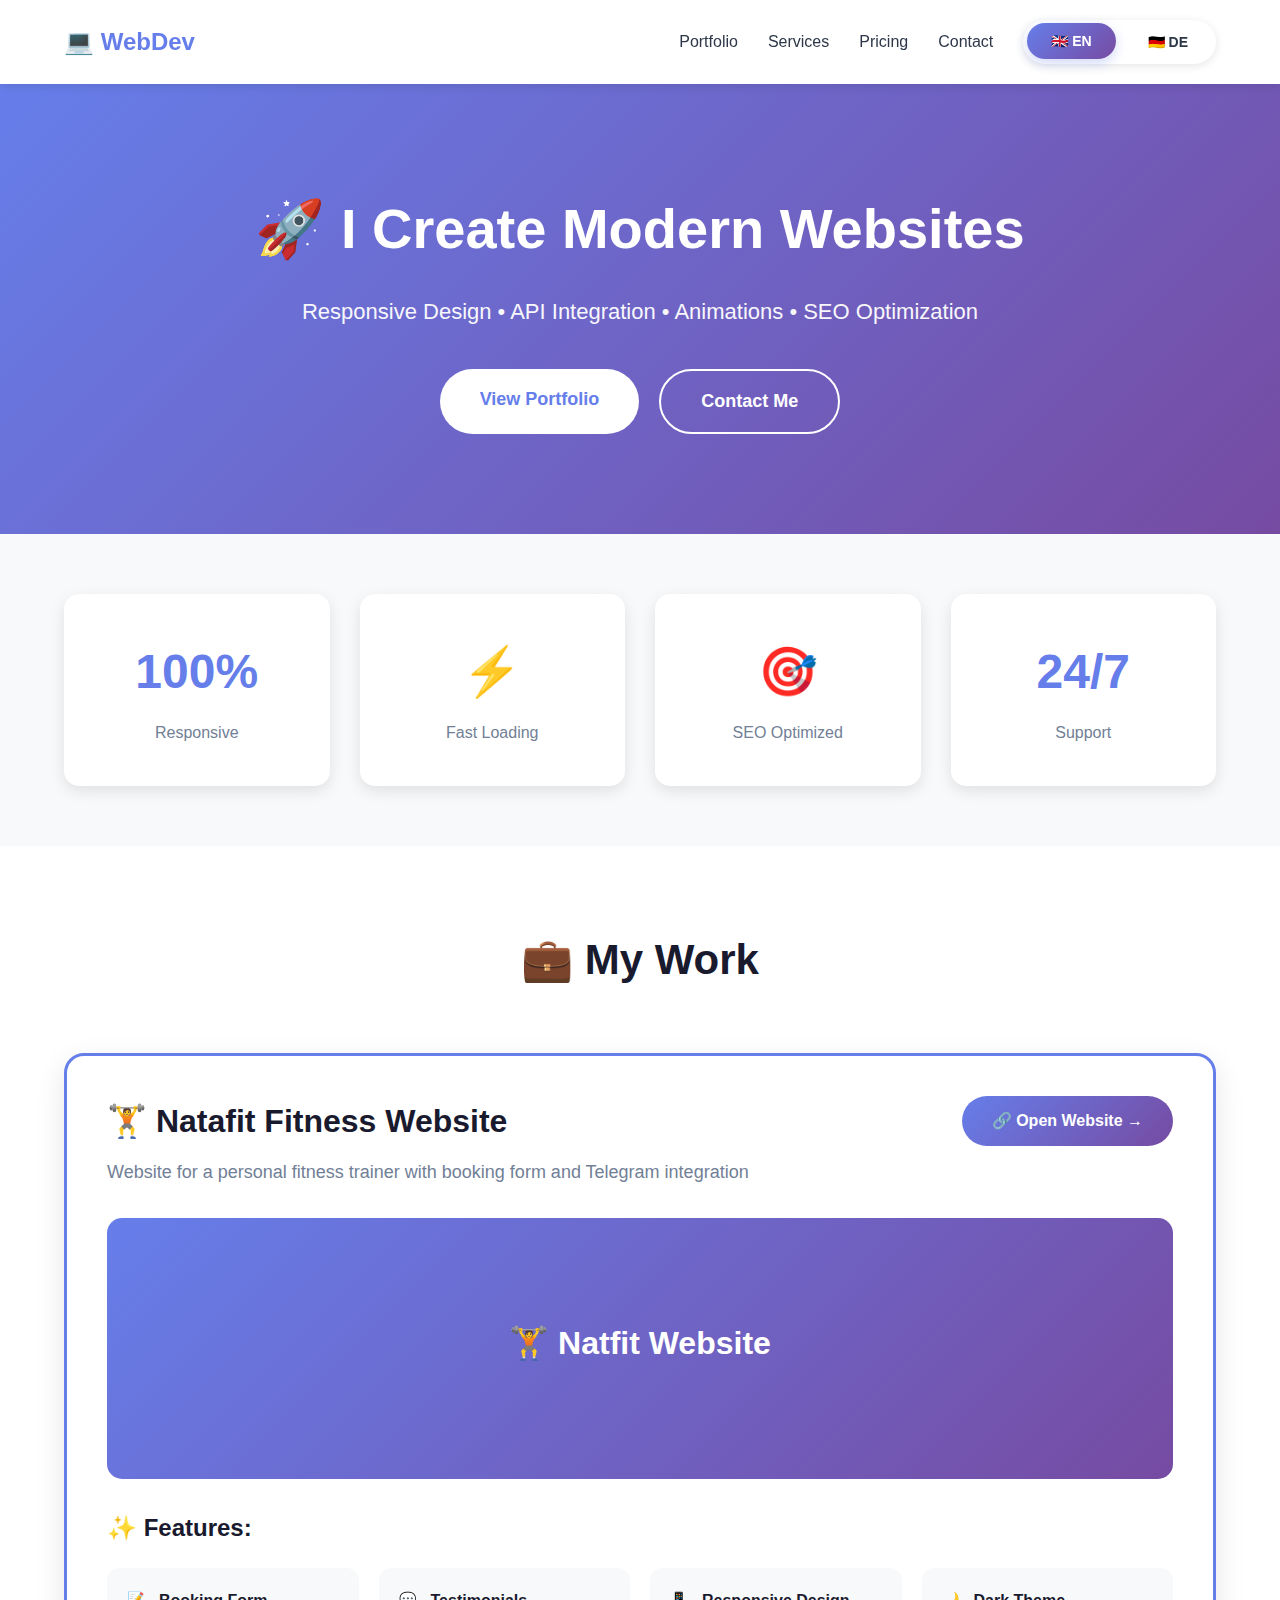
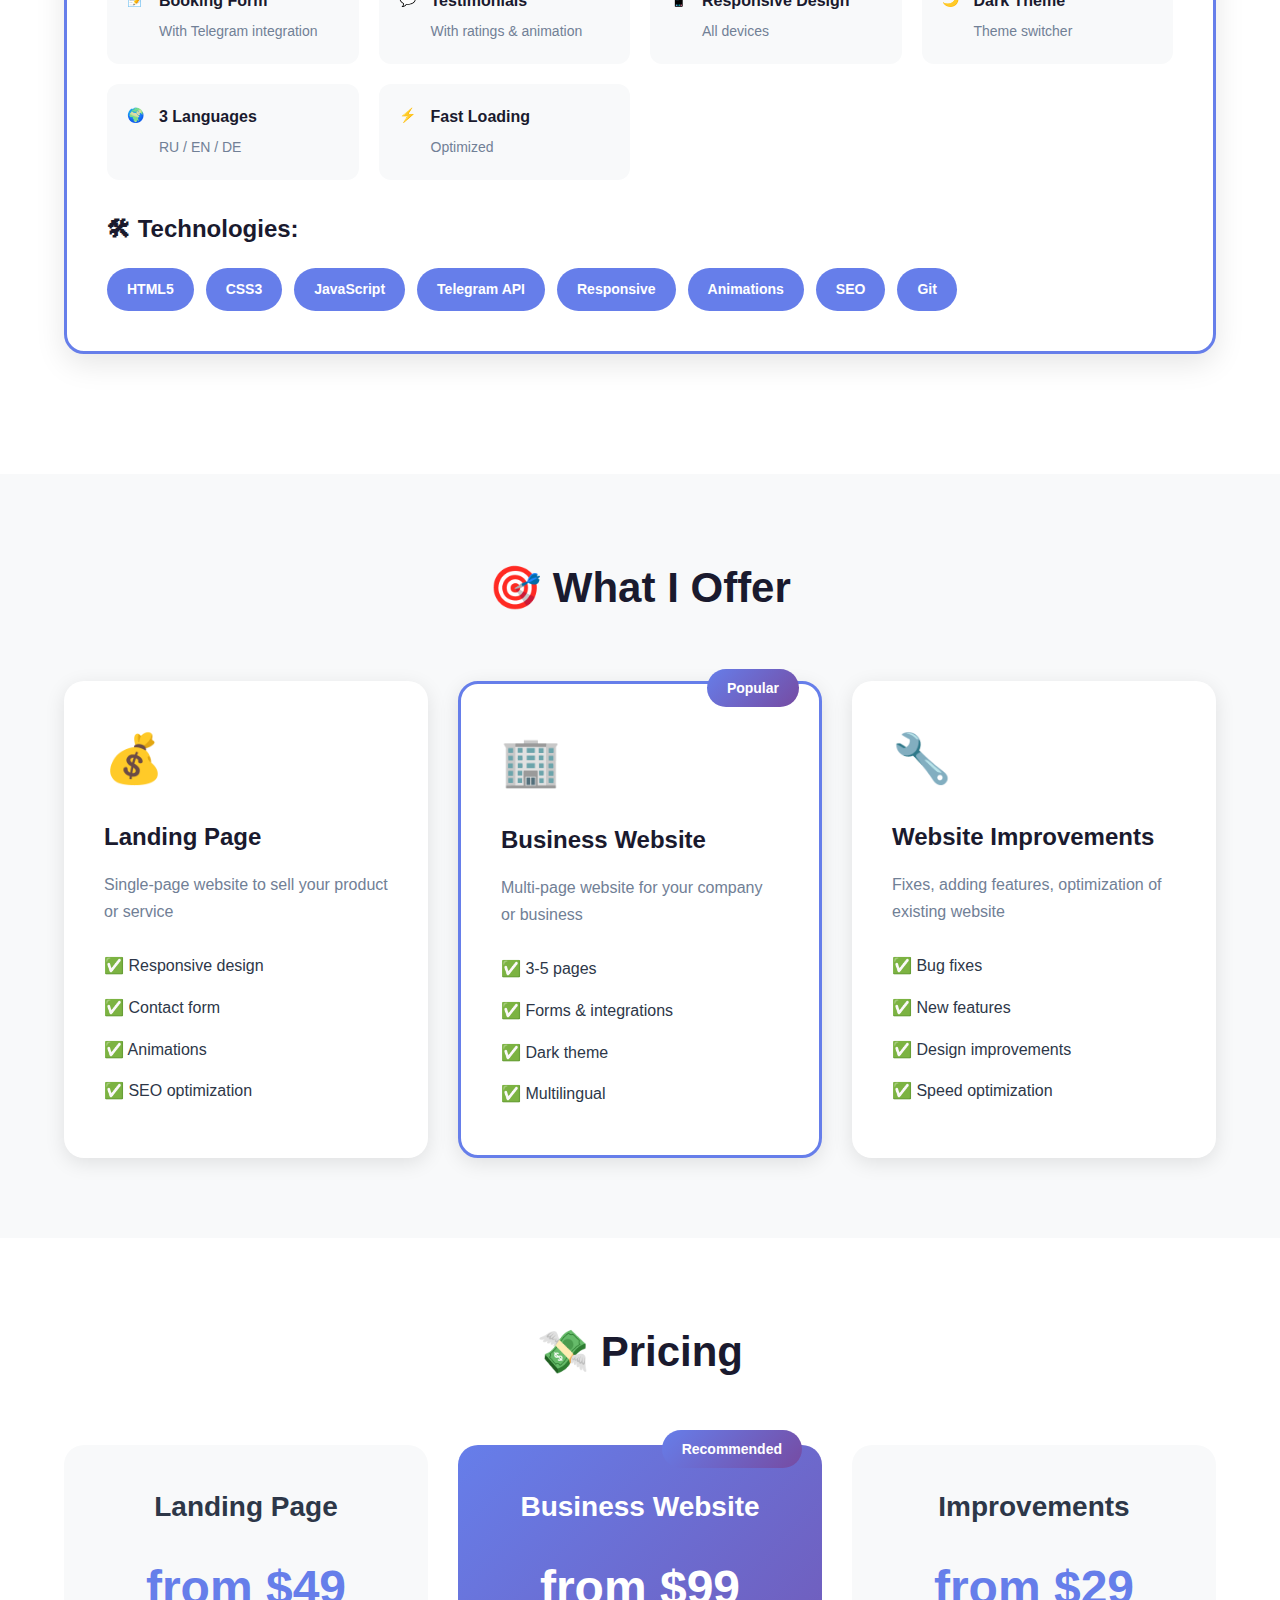
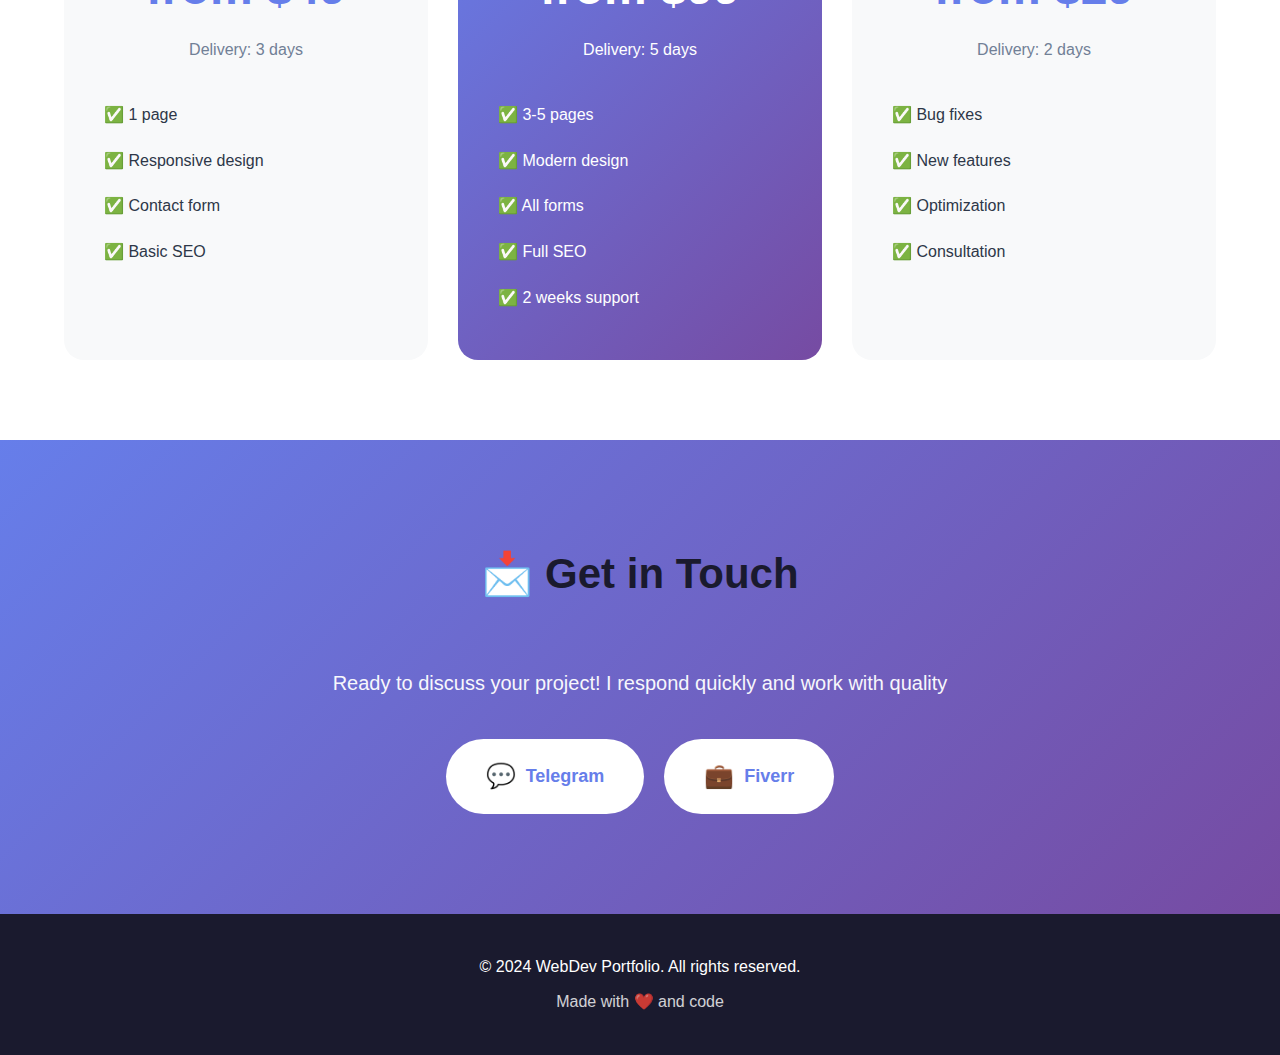
<file: index.html>
<!doctype html>
<html lang="en">
<head>
  <meta charset="utf-8" />
  <meta name="viewport" content="width=device-width,initial-scale=1" />
  <title>Web Developer — Modern Custom Websites</title>
  <meta name="description" content="I create modern responsive websites: landing pages, business cards, online stores. Quality, fast, guaranteed.">
  <link rel="stylesheet" href="style.css" />
</head>
<body>
  <header class="header">
    <div class="container">
      <nav class="nav">
        <a href="#hero" class="logo">💻 WebDev</a>
        <div class="nav-links">
          <a href="#portfolio" data-translate="nav.portfolio">Portfolio</a>
          <a href="#services" data-translate="nav.services">Services</a>
          <a href="#prices" data-translate="nav.pricing">Pricing</a>
          <a href="#contact" data-translate="nav.contact">Contact</a>
          <div class="lang-switcher">
            <button class="lang-btn active" data-lang="en">🇬🇧 EN</button>
            <button class="lang-btn" data-lang="de">🇩🇪 DE</button>
          </div>
        </div>
      </nav>
    </div>
  </header>

  <!-- Hero Section -->
  <section id="hero" class="hero">
    <div class="container">
      <div class="hero-content">
        <h1 class="hero-title" data-translate="hero.title">🚀 I Create Modern Websites</h1>
        <p class="hero-subtitle" data-translate="hero.subtitle">
          Responsive Design • API Integration • Animations • SEO Optimization
        </p>
        <div class="hero-buttons">
          <a href="#portfolio" class="btn btn-primary" data-translate="hero.btn1">View Portfolio</a>
          <a href="#contact" class="btn btn-secondary" data-translate="hero.btn2">Contact Me</a>
        </div>
      </div>
    </div>
  </section>

  <!-- Stats Section -->
  <section class="stats">
    <div class="container">
      <div class="stats-grid">
        <div class="stat-card">
          <div class="stat-number">100%</div>
          <div class="stat-label" data-translate="stats.responsive">Responsive</div>
        </div>
        <div class="stat-card">
          <div class="stat-number">⚡</div>
          <div class="stat-label" data-translate="stats.fast">Fast Loading</div>
        </div>
        <div class="stat-card">
          <div class="stat-number">🎯</div>
          <div class="stat-label" data-translate="stats.seo">SEO Optimized</div>
        </div>
        <div class="stat-card">
          <div class="stat-number">24/7</div>
          <div class="stat-label" data-translate="stats.support">Support</div>
        </div>
      </div>
    </div>
  </section>

  <!-- Portfolio Section -->
  <section id="portfolio" class="portfolio">
    <div class="container">
      <h2 class="section-title" data-translate="portfolio.title">💼 My Work</h2>
      
      <div class="project-card">
        <div class="project-header">
          <div>
            <h3 class="project-title" data-translate="portfolio.natafit.title">🏋️ Natafit Fitness Website</h3>
            <p class="project-desc" data-translate="portfolio.natafit.desc">Website for a personal fitness trainer with booking form and Telegram integration</p>
          </div>
          <a href="https://yayahno888-hash.github.io/natafit-site/" target="_blank" class="project-link" data-translate="portfolio.natafit.link">
            🔗 Open Website →
          </a>
        </div>

        <div class="project-image">
          <div class="placeholder-image">
            <span>🏋️ Natfit Website</span>
          </div>
        </div>

        <h4 class="features-title" data-translate="portfolio.features">✨ Features:</h4>
        <div class="features-grid">
          <div class="feature">
            <span class="feature-icon">📝</span>
            <div>
              <strong data-translate="portfolio.feature1.title">Booking Form</strong>
              <span data-translate="portfolio.feature1.desc">With Telegram integration</span>
            </div>
          </div>
          <div class="feature">
            <span class="feature-icon">💬</span>
            <div>
              <strong data-translate="portfolio.feature2.title">Testimonials</strong>
              <span data-translate="portfolio.feature2.desc">With ratings & animation</span>
            </div>
          </div>
          <div class="feature">
            <span class="feature-icon">📱</span>
            <div>
              <strong data-translate="portfolio.feature3.title">Responsive Design</strong>
              <span data-translate="portfolio.feature3.desc">All devices</span>
            </div>
          </div>
          <div class="feature">
            <span class="feature-icon">🌙</span>
            <div>
              <strong data-translate="portfolio.feature4.title">Dark Theme</strong>
              <span data-translate="portfolio.feature4.desc">Theme switcher</span>
            </div>
          </div>
          <div class="feature">
            <span class="feature-icon">🌍</span>
            <div>
              <strong data-translate="portfolio.feature5.title">3 Languages</strong>
              <span data-translate="portfolio.feature5.desc">RU / EN / DE</span>
            </div>
          </div>
          <div class="feature">
            <span class="feature-icon">⚡</span>
            <div>
              <strong data-translate="portfolio.feature6.title">Fast Loading</strong>
              <span data-translate="portfolio.feature6.desc">Optimized</span>
            </div>
          </div>
        </div>

        <h4 class="features-title" data-translate="portfolio.tech">🛠 Technologies:</h4>
        <div class="tech-stack">
          <span class="tech-badge">HTML5</span>
          <span class="tech-badge">CSS3</span>
          <span class="tech-badge">JavaScript</span>
          <span class="tech-badge">Telegram API</span>
          <span class="tech-badge">Responsive</span>
          <span class="tech-badge">Animations</span>
          <span class="tech-badge">SEO</span>
          <span class="tech-badge">Git</span>
        </div>
      </div>
    </div>
  </section>

  <!-- Services Section -->
  <section id="services" class="services">
    <div class="container">
      <h2 class="section-title" data-translate="services.title">🎯 What I Offer</h2>
      <div class="services-grid">
        <div class="service-card">
          <div class="service-icon">💰</div>
          <h3 data-translate="services.landing.title">Landing Page</h3>
          <p data-translate="services.landing.desc">Single-page website to sell your product or service</p>
          <ul>
            <li data-translate="services.landing.item1">✅ Responsive design</li>
            <li data-translate="services.landing.item2">✅ Contact form</li>
            <li data-translate="services.landing.item3">✅ Animations</li>
            <li data-translate="services.landing.item4">✅ SEO optimization</li>
          </ul>
        </div>
        
        <div class="service-card featured">
          <div class="badge" data-translate="services.badge">Popular</div>
          <div class="service-icon">🏢</div>
          <h3 data-translate="services.business.title">Business Website</h3>
          <p data-translate="services.business.desc">Multi-page website for your company or business</p>
          <ul>
            <li data-translate="services.business.item1">✅ 3-5 pages</li>
            <li data-translate="services.business.item2">✅ Forms & integrations</li>
            <li data-translate="services.business.item3">✅ Dark theme</li>
            <li data-translate="services.business.item4">✅ Multilingual</li>
          </ul>
        </div>
        
        <div class="service-card">
          <div class="service-icon">🔧</div>
          <h3 data-translate="services.improvements.title">Website Improvements</h3>
          <p data-translate="services.improvements.desc">Fixes, adding features, optimization of existing website</p>
          <ul>
            <li data-translate="services.improvements.item1">✅ Bug fixes</li>
            <li data-translate="services.improvements.item2">✅ New features</li>
            <li data-translate="services.improvements.item3">✅ Design improvements</li>
            <li data-translate="services.improvements.item4">✅ Speed optimization</li>
          </ul>
        </div>
      </div>
    </div>
  </section>

  <!-- Prices Section -->
  <section id="prices" class="prices">
    <div class="container">
      <h2 class="section-title" data-translate="pricing.title">💸 Pricing</h2>
      <div class="price-grid">
        <div class="price-card">
          <h3 data-translate="pricing.landing.title">Landing Page</h3>
          <div class="price" data-translate="pricing.landing.price">from $49</div>
          <div class="price-period" data-translate="pricing.landing.delivery">Delivery: 3 days</div>
          <ul class="price-features">
            <li data-translate="pricing.landing.item1">✅ 1 page</li>
            <li data-translate="pricing.landing.item2">✅ Responsive design</li>
            <li data-translate="pricing.landing.item3">✅ Contact form</li>
            <li data-translate="pricing.landing.item4">✅ Basic SEO</li>
          </ul>
        </div>
        
        <div class="price-card featured">
          <div class="badge" data-translate="pricing.badge">Recommended</div>
          <h3 data-translate="pricing.business.title">Business Website</h3>
          <div class="price" data-translate="pricing.business.price">from $99</div>
          <div class="price-period" data-translate="pricing.business.delivery">Delivery: 5 days</div>
          <ul class="price-features">
            <li data-translate="pricing.business.item1">✅ 3-5 pages</li>
            <li data-translate="pricing.business.item2">✅ Modern design</li>
            <li data-translate="pricing.business.item3">✅ All forms</li>
            <li data-translate="pricing.business.item4">✅ Full SEO</li>
            <li data-translate="pricing.business.item5">✅ 2 weeks support</li>
          </ul>
        </div>
        
        <div class="price-card">
          <h3 data-translate="pricing.improvements.title">Improvements</h3>
          <div class="price" data-translate="pricing.improvements.price">from $29</div>
          <div class="price-period" data-translate="pricing.improvements.delivery">Delivery: 2 days</div>
          <ul class="price-features">
            <li data-translate="pricing.improvements.item1">✅ Bug fixes</li>
            <li data-translate="pricing.improvements.item2">✅ New features</li>
            <li data-translate="pricing.improvements.item3">✅ Optimization</li>
            <li data-translate="pricing.improvements.item4">✅ Consultation</li>
          </ul>
        </div>
      </div>
    </div>
  </section>

  <!-- Contact Section -->
  <section id="contact" class="contact">
    <div class="container">
      <div class="contact-content">
        <h2 class="section-title" data-translate="contact.title">📩 Get in Touch</h2>
        <p class="contact-text" data-translate="contact.text">
          Ready to discuss your project! I respond quickly and work with quality
        </p>
        <div class="contact-buttons">
          <a href="https://t.me/Xanaccept" target="_blank" class="contact-btn telegram">
            <span>💬</span> Telegram
          </a>
          <a href="https://fiverr.com" target="_blank" class="contact-btn kwork">
            <span>💼</span> Fiverr
          </a>
        </div>
      </div>
    </div>
  </section>

  <!-- Footer -->
  <footer class="footer">
    <div class="container">
      <p data-translate="footer.rights">&copy; 2024 WebDev Portfolio. All rights reserved.</p>
      <p class="footer-tech" data-translate="footer.made">Made with ❤️ and code</p>
    </div>
  </footer>

  <script src="translations.js"></script>
</body>
</html>
</file>
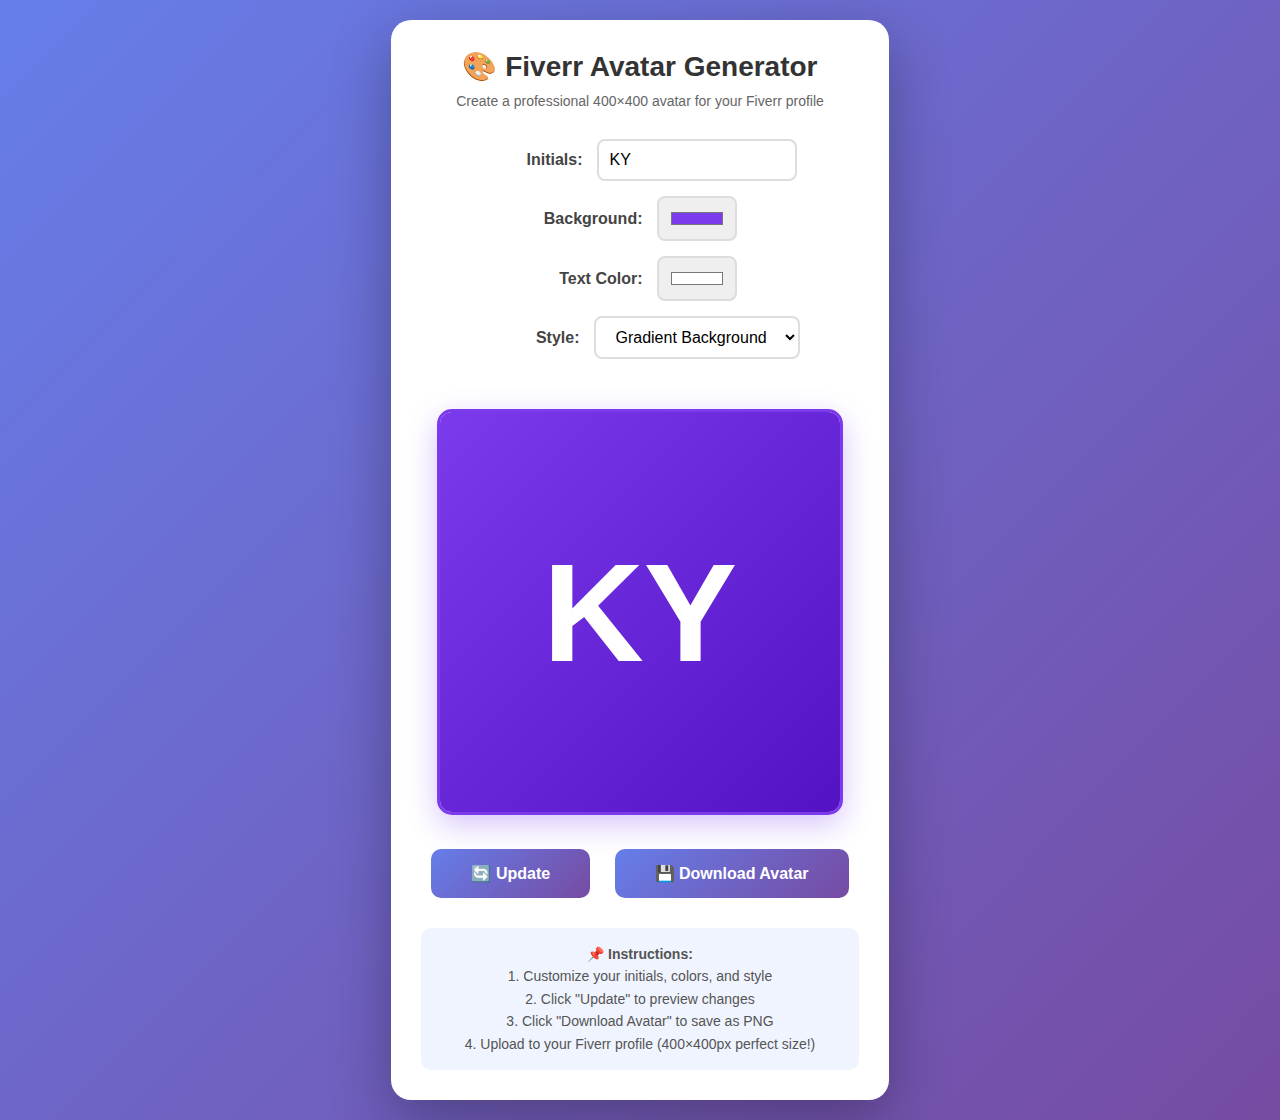
<file: fiverr-avatar-generator.html>
<!DOCTYPE html>
<html lang="en">
<head>
    <meta charset="UTF-8">
    <meta name="viewport" content="width=device-width, initial-scale=1.0">
    <title>Fiverr Avatar Generator - 400x400</title>
    <style>
        * {
            margin: 0;
            padding: 0;
            box-sizing: border-box;
        }

        body {
            font-family: 'Segoe UI', Tahoma, Geneva, Verdana, sans-serif;
            background: linear-gradient(135deg, #667eea 0%, #764ba2 100%);
            min-height: 100vh;
            display: flex;
            flex-direction: column;
            align-items: center;
            justify-content: center;
            padding: 20px;
        }

        .container {
            text-align: center;
            background: white;
            padding: 30px;
            border-radius: 20px;
            box-shadow: 0 20px 60px rgba(0,0,0,0.3);
            max-width: 600px;
        }

        h1 {
            color: #333;
            margin-bottom: 10px;
            font-size: 28px;
        }

        .subtitle {
            color: #666;
            margin-bottom: 30px;
            font-size: 14px;
        }

        .controls {
            margin-bottom: 30px;
            display: flex;
            flex-direction: column;
            gap: 15px;
        }

        .control-group {
            display: flex;
            align-items: center;
            gap: 15px;
            justify-content: center;
        }

        label {
            font-weight: 600;
            color: #444;
            min-width: 100px;
            text-align: right;
        }

        input[type="text"], input[type="color"] {
            padding: 10px;
            border: 2px solid #ddd;
            border-radius: 8px;
            font-size: 16px;
            transition: border-color 0.3s;
        }

        input[type="text"] {
            width: 200px;
        }

        input[type="text"]:focus {
            outline: none;
            border-color: #7c3aed;
        }

        input[type="color"] {
            width: 80px;
            height: 45px;
            cursor: pointer;
        }

        select {
            padding: 10px 15px;
            border: 2px solid #ddd;
            border-radius: 8px;
            font-size: 16px;
            cursor: pointer;
            background: white;
        }

        #avatarCanvas {
            border: 3px solid #7c3aed;
            border-radius: 15px;
            box-shadow: 0 10px 30px rgba(124, 58, 237, 0.3);
            margin: 20px 0;
        }

        .button {
            background: linear-gradient(135deg, #667eea 0%, #764ba2 100%);
            color: white;
            border: none;
            padding: 15px 40px;
            font-size: 16px;
            font-weight: 600;
            border-radius: 10px;
            cursor: pointer;
            transition: transform 0.2s, box-shadow 0.2s;
            margin: 10px;
        }

        .button:hover {
            transform: translateY(-2px);
            box-shadow: 0 10px 25px rgba(124, 58, 237, 0.4);
        }

        .button:active {
            transform: translateY(0);
        }

        .info {
            background: #f0f4ff;
            padding: 15px;
            border-radius: 10px;
            margin-top: 20px;
            color: #555;
            font-size: 14px;
            line-height: 1.6;
        }

        .icon-option {
            display: inline-flex;
            align-items: center;
            justify-content: center;
            gap: 10px;
        }
    </style>
</head>
<body>
    <div class="container">
        <h1>🎨 Fiverr Avatar Generator</h1>
        <p class="subtitle">Create a professional 400×400 avatar for your Fiverr profile</p>

        <div class="controls">
            <div class="control-group">
                <label for="initials">Initials:</label>
                <input type="text" id="initials" value="KY" maxlength="3" placeholder="e.g., KY">
            </div>

            <div class="control-group">
                <label for="bgColor">Background:</label>
                <input type="color" id="bgColor" value="#7c3aed">
            </div>

            <div class="control-group">
                <label for="textColor">Text Color:</label>
                <input type="color" id="textColor" value="#ffffff">
            </div>

            <div class="control-group">
                <label for="style">Style:</label>
                <select id="style">
                    <option value="gradient">Gradient Background</option>
                    <option value="solid">Solid Background</option>
                    <option value="circle">Circle Design</option>
                    <option value="icon">Code Icon</option>
                </select>
            </div>
        </div>

        <canvas id="avatarCanvas" width="400" height="400"></canvas>

        <div>
            <button class="button" onclick="updateAvatar()">🔄 Update</button>
            <button class="button" onclick="downloadAvatar()">💾 Download Avatar</button>
        </div>

        <div class="info">
            <strong>📌 Instructions:</strong><br>
            1. Customize your initials, colors, and style<br>
            2. Click "Update" to preview changes<br>
            3. Click "Download Avatar" to save as PNG<br>
            4. Upload to your Fiverr profile (400×400px perfect size!)
        </div>
    </div>

    <script>
        const canvas = document.getElementById('avatarCanvas');
        const ctx = canvas.getContext('2d');

        function drawGradientBackground(color) {
            const gradient = ctx.createLinearGradient(0, 0, 400, 400);
            const rgb = hexToRgb(color);
            gradient.addColorStop(0, color);
            gradient.addColorStop(1, `rgb(${Math.max(0, rgb.r - 40)}, ${Math.max(0, rgb.g - 40)}, ${Math.max(0, rgb.b - 40)})`);
            ctx.fillStyle = gradient;
            ctx.fillRect(0, 0, 400, 400);
        }

        function drawSolidBackground(color) {
            ctx.fillStyle = color;
            ctx.fillRect(0, 0, 400, 400);
        }

        function drawCircleDesign(bgColor, textColor) {
            ctx.fillStyle = bgColor;
            ctx.fillRect(0, 0, 400, 400);
            
            ctx.fillStyle = textColor;
            ctx.globalAlpha = 0.1;
            for (let i = 0; i < 5; i++) {
                ctx.beginPath();
                ctx.arc(200, 200, 80 + (i * 30), 0, Math.PI * 2);
                ctx.stroke();
                ctx.lineWidth = 2;
            }
            ctx.globalAlpha = 1;
        }

        function drawCodeIcon(bgColor, textColor) {
            drawGradientBackground(bgColor);
            
            ctx.fillStyle = textColor;
            ctx.font = 'bold 120px monospace';
            ctx.textAlign = 'center';
            ctx.textBaseline = 'middle';
            ctx.fillText('</>', 200, 200);
        }

        function drawInitials(text, color) {
            ctx.fillStyle = color;
            ctx.font = 'bold 140px Arial, sans-serif';
            ctx.textAlign = 'center';
            ctx.textBaseline = 'middle';
            ctx.fillText(text.toUpperCase(), 200, 210);
        }

        function hexToRgb(hex) {
            const result = /^#?([a-f\d]{2})([a-f\d]{2})([a-f\d]{2})$/i.exec(hex);
            return result ? {
                r: parseInt(result[1], 16),
                g: parseInt(result[2], 16),
                b: parseInt(result[3], 16)
            } : null;
        }

        function updateAvatar() {
            const initials = document.getElementById('initials').value || 'KY';
            const bgColor = document.getElementById('bgColor').value;
            const textColor = document.getElementById('textColor').value;
            const style = document.getElementById('style').value;

            ctx.clearRect(0, 0, 400, 400);

            switch(style) {
                case 'gradient':
                    drawGradientBackground(bgColor);
                    drawInitials(initials, textColor);
                    break;
                case 'solid':
                    drawSolidBackground(bgColor);
                    drawInitials(initials, textColor);
                    break;
                case 'circle':
                    drawCircleDesign(bgColor, textColor);
                    drawInitials(initials, textColor);
                    break;
                case 'icon':
                    drawCodeIcon(bgColor, textColor);
                    break;
            }
        }

        function downloadAvatar() {
            const link = document.createElement('a');
            link.download = 'fiverr-avatar-400x400.png';
            link.href = canvas.toDataURL('image/png');
            link.click();
        }

        // Auto-update on input change
        document.getElementById('initials').addEventListener('input', updateAvatar);
        document.getElementById('bgColor').addEventListener('input', updateAvatar);
        document.getElementById('textColor').addEventListener('input', updateAvatar);
        document.getElementById('style').addEventListener('change', updateAvatar);

        // Initial render
        updateAvatar();
    </script>
</body>
</html>
</file>
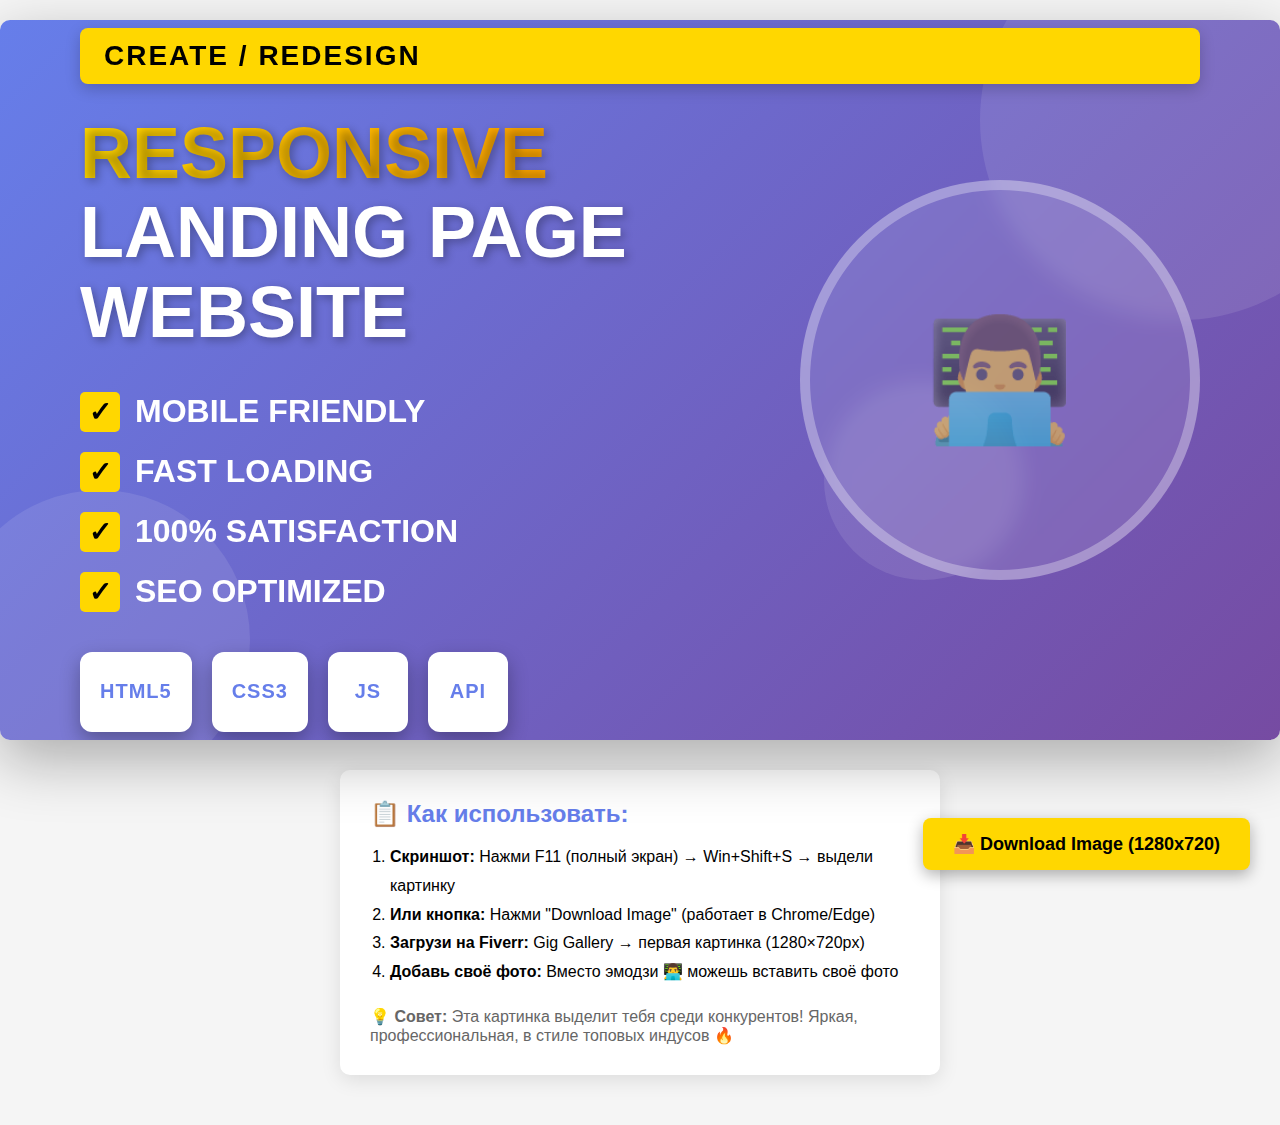
<file: fiverr-gig-image.html>
<!DOCTYPE html>
<html lang="en">
<head>
    <meta charset="UTF-8">
    <meta name="viewport" content="width=device-width, initial-scale=1.0">
    <title>Fiverr Gig Image Generator</title>
    <style>
        * {
            margin: 0;
            padding: 0;
            box-sizing: border-box;
        }
        
        body {
            font-family: 'Arial Black', Arial, sans-serif;
            display: flex;
            justify-content: center;
            align-items: center;
            min-height: 100vh;
            background: #f5f5f5;
            padding: 20px;
        }
        
        .gig-image {
            width: 1280px;
            height: 720px;
            background: linear-gradient(135deg, #667eea 0%, #764ba2 100%);
            position: relative;
            overflow: hidden;
            border-radius: 10px;
            box-shadow: 0 20px 60px rgba(0,0,0,0.3);
        }
        
        /* Animated background circles */
        .bg-circle {
            position: absolute;
            border-radius: 50%;
            opacity: 0.1;
            animation: float 20s infinite;
        }
        
        .circle1 {
            width: 400px;
            height: 400px;
            background: white;
            top: -100px;
            right: -100px;
        }
        
        .circle2 {
            width: 300px;
            height: 300px;
            background: white;
            bottom: -50px;
            left: -50px;
            animation-delay: -5s;
        }
        
        .circle3 {
            width: 200px;
            height: 200px;
            background: white;
            top: 50%;
            right: 20%;
            animation-delay: -10s;
        }
        
        @keyframes float {
            0%, 100% { transform: translate(0, 0) rotate(0deg); }
            50% { transform: translate(30px, 30px) rotate(180deg); }
        }
        
        /* Content */
        .content {
            position: relative;
            z-index: 10;
            height: 100%;
            display: flex;
            flex-direction: column;
            justify-content: center;
            padding: 80px;
        }
        
        .tag {
            display: inline-block;
            background: #FFD700;
            color: #000;
            padding: 12px 24px;
            font-size: 28px;
            font-weight: bold;
            border-radius: 8px;
            margin-bottom: 30px;
            text-transform: uppercase;
            letter-spacing: 2px;
            box-shadow: 0 5px 15px rgba(0,0,0,0.2);
        }
        
        .main-title {
            font-size: 72px;
            color: white;
            font-weight: 900;
            line-height: 1.1;
            margin-bottom: 40px;
            text-shadow: 3px 3px 10px rgba(0,0,0,0.3);
        }
        
        .highlight {
            background: linear-gradient(90deg, #FFD700, #FFA500);
            -webkit-background-clip: text;
            -webkit-text-fill-color: transparent;
            background-clip: text;
        }
        
        .features {
            display: flex;
            flex-direction: column;
            gap: 20px;
            margin-bottom: 40px;
        }
        
        .feature {
            display: flex;
            align-items: center;
            gap: 15px;
            font-size: 32px;
            color: white;
            font-weight: bold;
        }
        
        .check {
            width: 40px;
            height: 40px;
            background: #FFD700;
            border-radius: 5px;
            display: flex;
            align-items: center;
            justify-content: center;
            font-size: 28px;
            color: #000;
            flex-shrink: 0;
        }
        
        .tech-stack {
            display: flex;
            gap: 20px;
            align-items: center;
        }
        
        .tech-icon {
            min-width: 80px;
            height: 80px;
            background: white;
            border-radius: 12px;
            display: flex;
            align-items: center;
            justify-content: center;
            padding: 0 20px;
            font-size: 20px;
            font-weight: 900;
            color: #667eea;
            box-shadow: 0 8px 20px rgba(0,0,0,0.3);
            transition: transform 0.3s;
            text-transform: uppercase;
            letter-spacing: 1px;
        }
        
        .tech-icon:hover {
            transform: translateY(-5px);
        }
        
        /* Avatar placeholder */
        .avatar {
            position: absolute;
            right: 80px;
            top: 50%;
            transform: translateY(-50%);
            width: 400px;
            height: 400px;
            background: rgba(255,255,255,0.1);
            border-radius: 50%;
            border: 10px solid rgba(255,255,255,0.3);
            display: flex;
            align-items: center;
            justify-content: center;
            font-size: 120px;
            color: rgba(255,255,255,0.5);
            backdrop-filter: blur(10px);
        }
        
        .download-btn {
            position: absolute;
            bottom: 30px;
            right: 30px;
            background: #FFD700;
            color: #000;
            padding: 15px 30px;
            border: none;
            border-radius: 8px;
            font-size: 18px;
            font-weight: bold;
            cursor: pointer;
            box-shadow: 0 5px 15px rgba(0,0,0,0.3);
            z-index: 20;
        }
        
        .download-btn:hover {
            background: #FFA500;
            transform: translateY(-2px);
        }
        
        .instructions {
            max-width: 600px;
            margin: 30px auto;
            padding: 30px;
            background: white;
            border-radius: 10px;
            box-shadow: 0 5px 20px rgba(0,0,0,0.1);
        }
        
        .instructions h2 {
            color: #667eea;
            margin-bottom: 15px;
        }
        
        .instructions ol {
            margin-left: 20px;
            line-height: 1.8;
        }
    </style>
</head>
<body>
    <div>
        <div class="gig-image" id="gigImage">
            <div class="bg-circle circle1"></div>
            <div class="bg-circle circle2"></div>
            <div class="bg-circle circle3"></div>
            
            <div class="content">
                <div class="tag">CREATE / REDESIGN</div>
                
                <h1 class="main-title">
                    <span class="highlight">RESPONSIVE</span><br>
                    LANDING PAGE<br>
                    WEBSITE
                </h1>
                
                <div class="features">
                    <div class="feature">
                        <div class="check">✓</div>
                        <span>MOBILE FRIENDLY</span>
                    </div>
                    <div class="feature">
                        <div class="check">✓</div>
                        <span>FAST LOADING</span>
                    </div>
                    <div class="feature">
                        <div class="check">✓</div>
                        <span>100% SATISFACTION</span>
                    </div>
                    <div class="feature">
                        <div class="check">✓</div>
                        <span>SEO OPTIMIZED</span>
                    </div>
                </div>
                
                <div class="tech-stack">
                    <div class="tech-icon">HTML5</div>
                    <div class="tech-icon">CSS3</div>
                    <div class="tech-icon">JS</div>
                    <div class="tech-icon">API</div>
                </div>
            </div>
            
            <div class="avatar">👨‍💻</div>
        </div>
        
        <button class="download-btn" onclick="downloadImage()">📥 Download Image (1280x720)</button>
        
        <div class="instructions">
            <h2>📋 Как использовать:</h2>
            <ol>
                <li><strong>Скриншот:</strong> Нажми F11 (полный экран) → Win+Shift+S → выдели картинку</li>
                <li><strong>Или кнопка:</strong> Нажми "Download Image" (работает в Chrome/Edge)</li>
                <li><strong>Загрузи на Fiverr:</strong> Gig Gallery → первая картинка (1280×720px)</li>
                <li><strong>Добавь своё фото:</strong> Вместо эмодзи 👨‍💻 можешь вставить своё фото</li>
            </ol>
            <p style="margin-top: 20px; color: #666;">
                💡 <strong>Совет:</strong> Эта картинка выделит тебя среди конкурентов! 
                Яркая, профессиональная, в стиле топовых индусов 🔥
            </p>
        </div>
    </div>

    <script>
        function downloadImage() {
            // Используем html2canvas для сохранения
            const element = document.getElementById('gigImage');
            
            // Простой способ через canvas API
            html2canvas(element, {
                scale: 2,
                backgroundColor: null,
                logging: false
            }).then(canvas => {
                const link = document.createElement('a');
                link.download = 'fiverr-gig-image.png';
                link.href = canvas.toDataURL();
                link.click();
            });
        }
        
        // Загружаем библиотеку html2canvas
        const script = document.createElement('script');
        script.src = 'https://html2canvas.hertzen.com/dist/html2canvas.min.js';
        document.head.appendChild(script);
    </script>
</body>
</html>
</file>
<file: style.css>
* {
  margin: 0;
  padding: 0;
  box-sizing: border-box;
}

:root {
  --primary: #667eea;
  --secondary: #764ba2;
  --accent: #f093fb;
  --dark: #1a1a2e;
  --light: #f8f9fa;
  --text: #2d3748;
  --muted: #718096;
  --card: #ffffff;
  --shadow: rgba(0, 0, 0, 0.1);
}

body {
  font-family: 'Segoe UI', Tahoma, Geneva, Verdana, sans-serif;
  line-height: 1.6;
  color: var(--text);
  background: var(--light);
}

.container {
  max-width: 1200px;
  margin: 0 auto;
  padding: 0 24px;
}

/* Header */
.header {
  background: white;
  box-shadow: 0 2px 10px var(--shadow);
  position: sticky;
  top: 0;
  z-index: 1000;
}

.nav {
  display: flex;
  justify-content: space-between;
  align-items: center;
  padding: 20px 0;
}

.logo {
  font-size: 24px;
  font-weight: 700;
  text-decoration: none;
  color: var(--primary);
}

.nav-links {
  display: flex;
  gap: 30px;
  align-items: center;
}

.nav-links a {
  text-decoration: none;
  color: var(--text);
  font-weight: 500;
  transition: color 0.3s;
}

.nav-links a:hover {
  color: var(--primary);
}

/* Language Switcher */
.lang-switcher {
  display: flex;
  gap: 8px;
  background: white;
  padding: 4px;
  border-radius: 50px;
  box-shadow: 0 2px 10px rgba(0, 0, 0, 0.1);
}

.lang-btn {
  padding: 10px 24px;
  border: none;
  border-radius: 50px;
  background: transparent;
  color: var(--text);
  font-weight: 600;
  font-size: 14px;
  cursor: pointer;
  transition: all 0.3s ease;
  font-family: inherit;
}

.lang-btn:hover {
  background: rgba(102, 126, 234, 0.1);
  color: var(--primary);
}

.lang-btn.active {
  background: linear-gradient(135deg, var(--primary), var(--secondary));
  color: white;
  box-shadow: 0 4px 12px rgba(102, 126, 234, 0.3);
  transform: translateY(-1px);
}

.lang-btn:focus {
  outline: none;
}

/* Hero */
.hero {
  background: linear-gradient(135deg, var(--primary), var(--secondary));
  color: white;
  padding: 100px 0;
  text-align: center;
}

.hero-title {
  font-size: 56px;
  margin-bottom: 20px;
  animation: fadeInUp 0.8s;
}

.hero-subtitle {
  font-size: 22px;
  margin-bottom: 40px;
  opacity: 0.95;
  animation: fadeInUp 0.8s 0.2s backwards;
}

.hero-buttons {
  display: flex;
  gap: 20px;
  justify-content: center;
  animation: fadeInUp 0.8s 0.4s backwards;
}

.btn {
  padding: 16px 40px;
  border-radius: 50px;
  text-decoration: none;
  font-weight: 600;
  font-size: 18px;
  transition: all 0.3s;
  display: inline-block;
}

.btn-primary {
  background: white;
  color: var(--primary);
}

.btn-primary:hover {
  transform: translateY(-3px);
  box-shadow: 0 10px 25px rgba(0,0,0,0.2);
}

.btn-secondary {
  background: transparent;
  color: white;
  border: 2px solid white;
}

.btn-secondary:hover {
  background: white;
  color: var(--primary);
}

/* Stats */
.stats {
  padding: 60px 0;
}

.stats-grid {
  display: grid;
  grid-template-columns: repeat(auto-fit, minmax(200px, 1fr));
  gap: 30px;
}

.stat-card {
  background: white;
  padding: 40px;
  border-radius: 15px;
  text-align: center;
  box-shadow: 0 5px 15px var(--shadow);
  transition: transform 0.3s;
}

.stat-card:hover {
  transform: translateY(-10px);
}

.stat-number {
  font-size: 48px;
  font-weight: 700;
  color: var(--primary);
  margin-bottom: 10px;
}

.stat-label {
  color: var(--muted);
  font-size: 16px;
}

/* Portfolio */
.portfolio {
  padding: 80px 0;
  background: white;
}

.section-title {
  font-size: 42px;
  text-align: center;
  margin-bottom: 60px;
  color: var(--dark);
}

.project-card {
  background: var(--card);
  padding: 40px;
  border-radius: 20px;
  box-shadow: 0 10px 30px var(--shadow);
  margin-bottom: 40px;
  border: 3px solid var(--primary);
  transition: all 0.4s;
}

.project-card:hover {
  transform: translateY(-10px);
  box-shadow: 0 20px 50px rgba(102, 126, 234, 0.3);
}

.project-header {
  display: flex;
  justify-content: space-between;
  align-items: start;
  margin-bottom: 30px;
  flex-wrap: wrap;
  gap: 20px;
}

.project-title {
  font-size: 32px;
  color: var(--dark);
  margin-bottom: 10px;
}

.project-desc {
  color: var(--muted);
  font-size: 18px;
  line-height: 1.7;
}

.project-link {
  padding: 12px 30px;
  background: linear-gradient(135deg, var(--primary), var(--secondary));
  color: white;
  text-decoration: none;
  border-radius: 50px;
  font-weight: 600;
  transition: all 0.3s;
  white-space: nowrap;
}

.project-link:hover {
  transform: translateY(-3px) scale(1.05);
  box-shadow: 0 10px 25px rgba(102, 126, 234, 0.4);
}

.project-image {
  margin: 30px 0;
}

.placeholder-image {
  background: linear-gradient(135deg, #667eea, #764ba2);
  padding: 100px;
  border-radius: 15px;
  text-align: center;
  color: white;
}

.placeholder-image span {
  font-size: 32px;
  font-weight: 700;
  display: block;
  margin-bottom: 10px;
}

.placeholder-image small {
  font-size: 16px;
  opacity: 0.9;
}

.features-title {
  font-size: 24px;
  margin: 30px 0 20px;
  color: var(--dark);
}

.features-grid {
  display: grid;
  grid-template-columns: repeat(auto-fit, minmax(250px, 1fr));
  gap: 20px;
  margin-bottom: 30px;
}

.feature {
  display: flex;
  align-items: start;
  gap: 15px;
  padding: 20px;
  background: var(--light);
  border-radius: 12px;
  transition: all 0.3s;
}

.feature:hover {
  transform: translateX(10px);
  background: linear-gradient(135deg, rgba(102, 126, 234, 0.1), rgba(118, 75, 162, 0.1));
}

.feature-icon {
  font-size: 28px;
}

.feature strong {
  display: block;
  color: var(--dark);
  margin-bottom: 5px;
}

.feature span {
  font-size: 14px;
  color: var(--muted);
}

.tech-stack {
  display: flex;
  flex-wrap: wrap;
  gap: 12px;
}

.tech-badge {
  padding: 10px 20px;
  background: var(--primary);
  color: white;
  border-radius: 50px;
  font-size: 14px;
  font-weight: 600;
  transition: all 0.3s;
}

.tech-badge:hover {
  transform: translateY(-3px) scale(1.1);
  box-shadow: 0 5px 15px rgba(102, 126, 234, 0.4);
}

/* Services */
.services {
  padding: 80px 0;
}

.services-grid {
  display: grid;
  grid-template-columns: repeat(auto-fit, minmax(300px, 1fr));
  gap: 30px;
}

.service-card {
  background: white;
  padding: 40px;
  border-radius: 20px;
  box-shadow: 0 5px 20px var(--shadow);
  transition: all 0.4s;
  position: relative;
}

.service-card:hover {
  transform: translateY(-10px);
  box-shadow: 0 15px 40px rgba(102, 126, 234, 0.2);
}

.service-card.featured {
  border: 3px solid var(--primary);
}

.badge {
  position: absolute;
  top: -15px;
  right: 20px;
  background: linear-gradient(135deg, var(--primary), var(--secondary));
  color: white;
  padding: 8px 20px;
  border-radius: 50px;
  font-size: 14px;
  font-weight: 600;
}

.service-icon {
  font-size: 48px;
  margin-bottom: 20px;
}

.service-card h3 {
  font-size: 24px;
  margin-bottom: 15px;
  color: var(--dark);
}

.service-card p {
  color: var(--muted);
  margin-bottom: 20px;
  line-height: 1.7;
}

.service-card ul {
  list-style: none;
}

.service-card li {
  padding: 8px 0;
  color: var(--text);
}

/* Prices */
.prices {
  padding: 80px 0;
  background: white;
}

.price-grid {
  display: grid;
  grid-template-columns: repeat(auto-fit, minmax(300px, 1fr));
  gap: 30px;
}

.price-card {
  background: var(--light);
  padding: 40px;
  border-radius: 20px;
  text-align: center;
  transition: all 0.4s;
  position: relative;
}

.price-card:hover {
  transform: scale(1.05);
  box-shadow: 0 15px 40px var(--shadow);
}

.price-card.featured {
  background: linear-gradient(135deg, var(--primary), var(--secondary));
  color: white;
}

.price-card.featured h3,
.price-card.featured .price,
.price-card.featured .price-period,
.price-card.featured li {
  color: white;
}

.price-card h3 {
  font-size: 28px;
  margin-bottom: 20px;
}

.price {
  font-size: 48px;
  font-weight: 700;
  color: var(--primary);
  margin-bottom: 10px;
}

.price-period {
  color: var(--muted);
  margin-bottom: 30px;
}

.price-features {
  list-style: none;
  text-align: left;
}

.price-features li {
  padding: 10px 0;
  color: var(--text);
}

/* Contact */
.contact {
  padding: 100px 0;
  background: linear-gradient(135deg, var(--primary), var(--secondary));
  color: white;
  text-align: center;
}

.contact-text {
  font-size: 20px;
  margin-bottom: 40px;
  opacity: 0.95;
}

.contact-buttons {
  display: flex;
  gap: 20px;
  justify-content: center;
  flex-wrap: wrap;
}

.contact-btn {
  padding: 18px 40px;
  background: white;
  color: var(--primary);
  text-decoration: none;
  border-radius: 50px;
  font-weight: 600;
  font-size: 18px;
  transition: all 0.3s;
  display: flex;
  align-items: center;
  gap: 10px;
}

.contact-btn:hover {
  transform: translateY(-5px) scale(1.05);
  box-shadow: 0 15px 35px rgba(0,0,0,0.3);
}

.contact-btn span {
  font-size: 24px;
}

/* Footer */
.footer {
  background: var(--dark);
  color: white;
  padding: 40px 0;
  text-align: center;
}

.footer-tech {
  margin-top: 10px;
  opacity: 0.8;
}

/* Animations */
@keyframes fadeInUp {
  from {
    opacity: 0;
    transform: translateY(30px);
  }
  to {
    opacity: 1;
    transform: translateY(0);
  }
}

/* Responsive */
@media (max-width: 768px) {
  .hero-title {
    font-size: 36px;
  }
  
  .hero-subtitle {
    font-size: 18px;
  }
  
  .nav-links {
    flex-direction: column;
    gap: 15px;
  }
  
  .project-header {
    flex-direction: column;
  }
  
  .hero-buttons {
    flex-direction: column;
  }
  
  .contact-buttons {
    flex-direction: column;
    align-items: stretch;
  }
}
</file>
